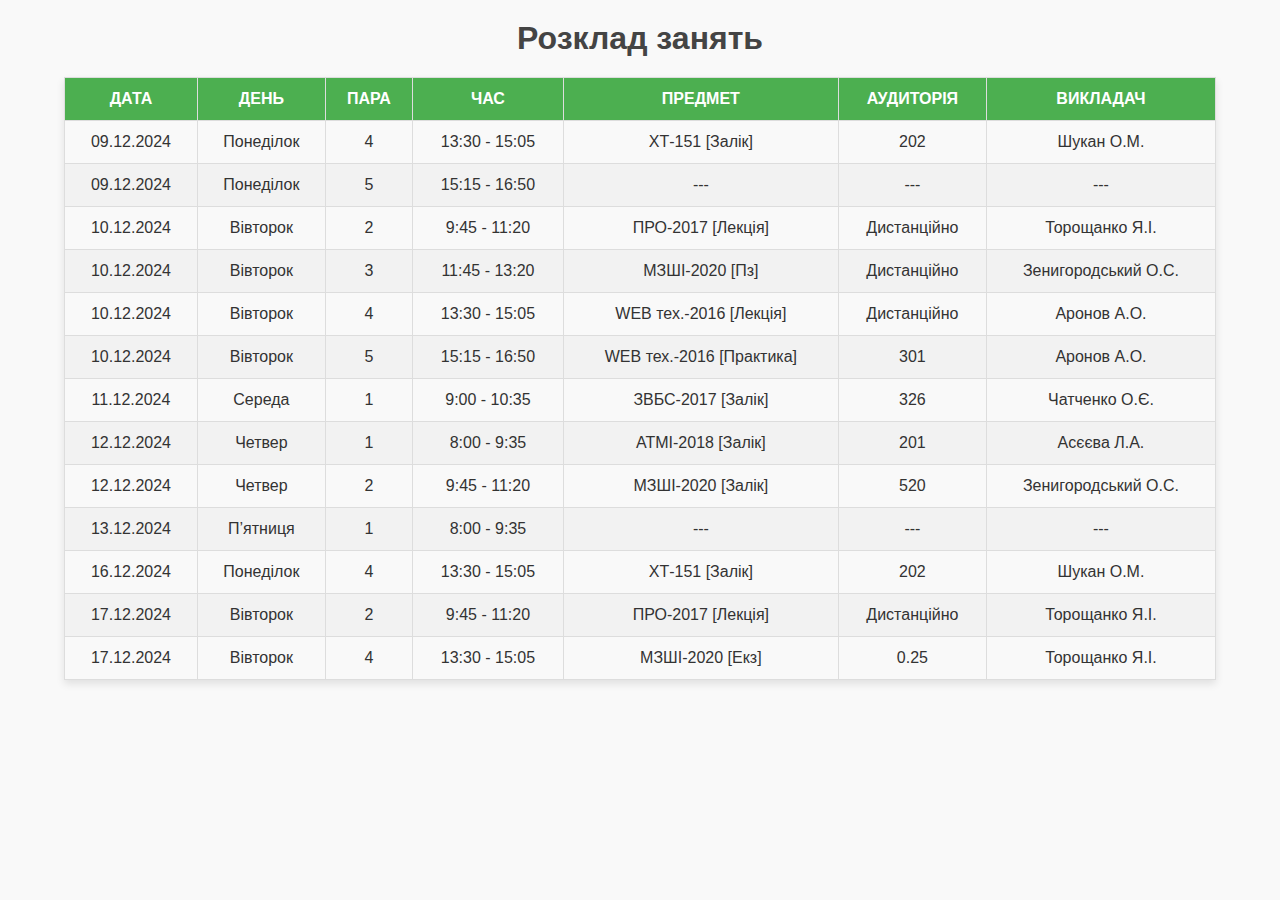
<file: tasks/Pract1/index.html>
<!DOCTYPE html>
<html lang="en">
<head>
    <meta charset="UTF-8">
    <meta name="viewport" content="width=device-width, initial-scale=1.0">
    <title>Розклад занять</title>
    <style>
        body {
            font-family: Arial, sans-serif;
            margin: 0;
            padding: 0;
            background-color: #f9f9f9;
            color: #333;
        }
        h1 {
            text-align: center;
            margin: 20px 0;
            color: #444;
        }
        table {
            width: 90%;
            margin: 0 auto 30px auto;
            border-collapse: collapse;
            box-shadow: 0 4px 8px rgba(0, 0, 0, 0.1);
        }
        th, td {
            border: 1px solid #ddd;
            padding: 12px;
            text-align: center;
        }
        th {
            background-color: #4CAF50;
            color: white;
            text-transform: uppercase;
        }
        tr:nth-child(even) {
            background-color: #f2f2f2;
        }
        tr:hover {
            background-color: #e1f5e1;
        }
        .highlight {
            background-color: #ffccbc;
        }
    </style>
</head>
<body>
    <h1>Розклад занять</h1>
    <table>
        <thead>
            <tr>
                <th>Дата</th>
                <th>День</th>
                <th>Пара</th>
                <th>Час</th>
                <th>Предмет</th>
                <th>Аудиторія</th>
                <th>Викладач</th>
            </tr>
        </thead>
        <tbody>
            <!-- Понеділок -->
            <tr>
                <td>09.12.2024</td>
                <td>Понеділок</td>
                <td>4</td>
                <td>13:30 - 15:05</td>
                <td>ХТ-151 [Залік]</td>
                <td>202</td>
                <td>Шукан О.М.</td>
            </tr>
            <tr>
                <td>09.12.2024</td>
                <td>Понеділок</td>
                <td>5</td>
                <td>15:15 - 16:50</td>
                <td>---</td>
                <td>---</td>
                <td>---</td>
            </tr>
            <!-- Вівторок -->
            <tr>
                <td>10.12.2024</td>
                <td>Вівторок</td>
                <td>2</td>
                <td>9:45 - 11:20</td>
                <td>ПРО-2017 [Лекція]</td>
                <td>Дистанційно</td>
                <td>Торощанко Я.І.</td>
            </tr>
            <tr>
                <td>10.12.2024</td>
                <td>Вівторок</td>
                <td>3</td>
                <td>11:45 - 13:20</td>
                <td>МЗШІ-2020 [Пз]</td>
                <td>Дистанційно</td>
                <td>Зенигородський О.С.</td>
            </tr>
            <tr>
                <td>10.12.2024</td>
                <td>Вівторок</td>
                <td>4</td>
                <td>13:30 - 15:05</td>
                <td>WEB тех.-2016 [Лекція]</td>
                <td>Дистанційно</td>
                <td>Аронов А.О.</td>
            </tr>
            <tr>
                <td>10.12.2024</td>
                <td>Вівторок</td>
                <td>5</td>
                <td>15:15 - 16:50</td>
                <td>WEB тех.-2016 [Практика]</td>
                <td>301</td>
                <td>Аронов А.О.</td>
            </tr>
            <!-- Середа -->
            <tr>
                <td>11.12.2024</td>
                <td>Середа</td>
                <td>1</td>
                <td>9:00 - 10:35</td>
                <td>ЗВБС-2017 [Залік]</td>
                <td>326</td>
                <td>Чатченко О.Є.</td>
            </tr>
            <!-- Четвер -->
            <tr>
                <td>12.12.2024</td>
                <td>Четвер</td>
                <td>1</td>
                <td>8:00 - 9:35</td>
                <td>АТМІ-2018 [Залік]</td>
                <td>201</td>
                <td>Асєєва Л.А.</td>
            </tr>
            <tr>
                <td>12.12.2024</td>
                <td>Четвер</td>
                <td>2</td>
                <td>9:45 - 11:20</td>
                <td>МЗШІ-2020 [Залік]</td>
                <td>520</td>
                <td>Зенигородський О.С.</td>
            </tr>
            <!-- П’ятниця -->
            <tr>
                <td>13.12.2024</td>
                <td>П’ятниця</td>
                <td>1</td>
                <td>8:00 - 9:35</td>
                <td>---</td>
                <td>---</td>
                <td>---</td>
            </tr>
            <!-- Понеділок -->
            <tr>
                <td>16.12.2024</td>
                <td>Понеділок</td>
                <td>4</td>
                <td>13:30 - 15:05</td>
                <td>ХТ-151 [Залік]</td>
                <td>202</td>
                <td>Шукан О.М.</td>
            </tr>
            <!-- Вівторок -->
            <tr>
                <td>17.12.2024</td>
                <td>Вівторок</td>
                <td>2</td>
                <td>9:45 - 11:20</td>
                <td>ПРО-2017 [Лекція]</td>
                <td>Дистанційно</td>
                <td>Торощанко Я.І.</td>
            </tr>
            <tr>
                <td>17.12.2024</td>
                <td>Вівторок</td>
                <td>4</td>
                <td>13:30 - 15:05</td>
                <td>МЗШІ-2020 [Екз]</td>
                <td>0.25</td>
                <td>Торощанко Я.І.</td>
            </tr>
        </tbody>
    </table>
</body>
</html>
</file>
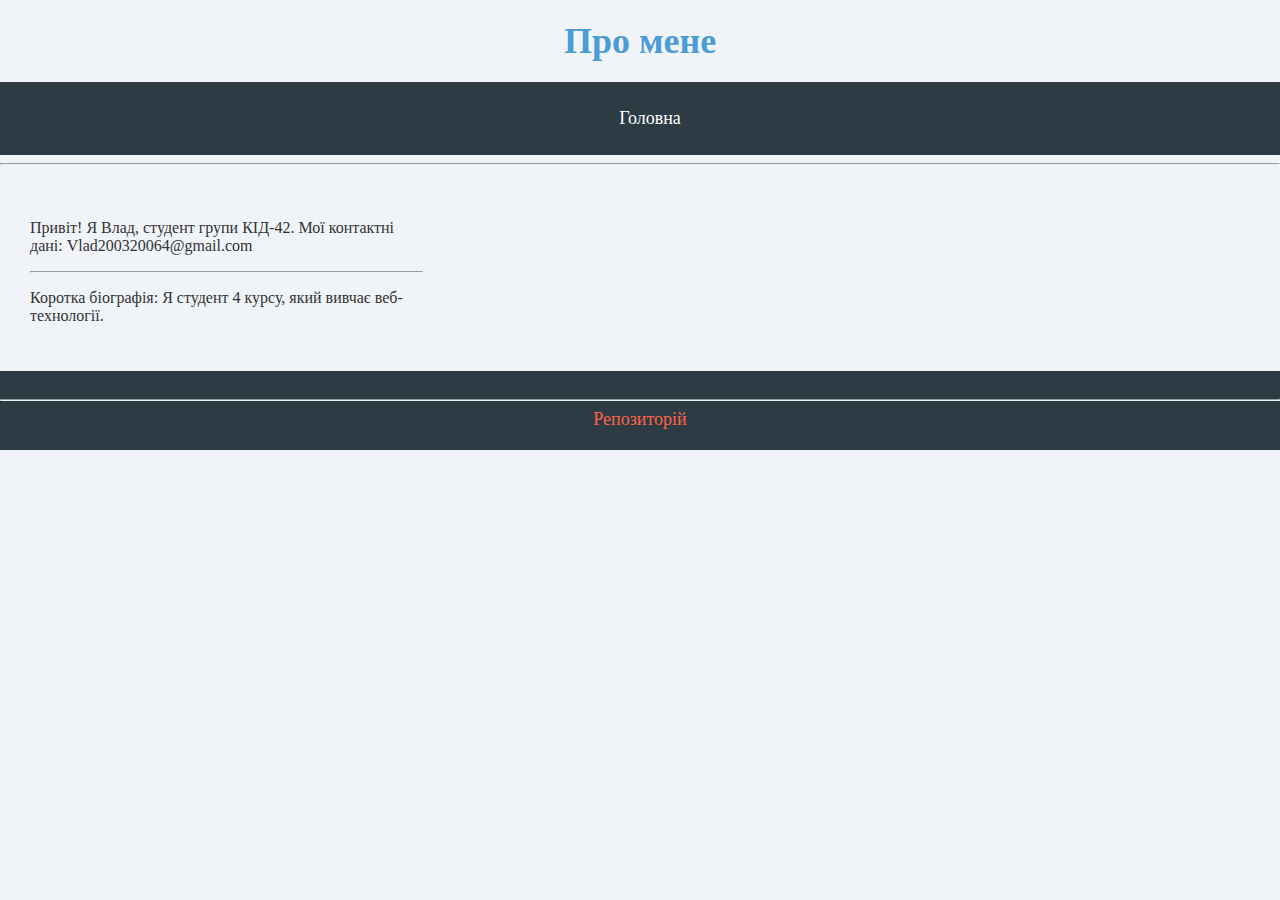
<file: about.html>
<!DOCTYPE html>
<html lang="uk">
<head>
    <meta charset="UTF-8">
    <meta name="viewport" content="width=device-width, initial-scale=1.0">
    <title>Про мене</title>
    <link rel="stylesheet" href="./style.css"> <!-- Підключення загального стилю -->
</head>
<body>
    <header>
        <h2>Про мене</h2>
        <nav class="navbar">
            <ul class="nav-links">
                <li><a href="./index.html">Головна</a></li>
            </ul>
        </nav>
        <hr>
    </header>

    <main class="grid-container">
        <section class="about-section">
            <div class="me">
            </div>  
            <p>Привіт! Я Влад, студент групи КІД-42. Мої контактні дані: Vlad200320064@gmail.com</p>
            <hr>
            <p>Коротка біографія: Я студент 4 курсу, який вивчає веб-технології.</p>
        </section>
    </main>

    <footer class="footer">
        <hr>
        <div class="link">
            <li><a href="https://github.com/Onex1212/Mywebsite">Репозиторій</a></li>
        </div>
    </footer>
</body>
</html>
</file>
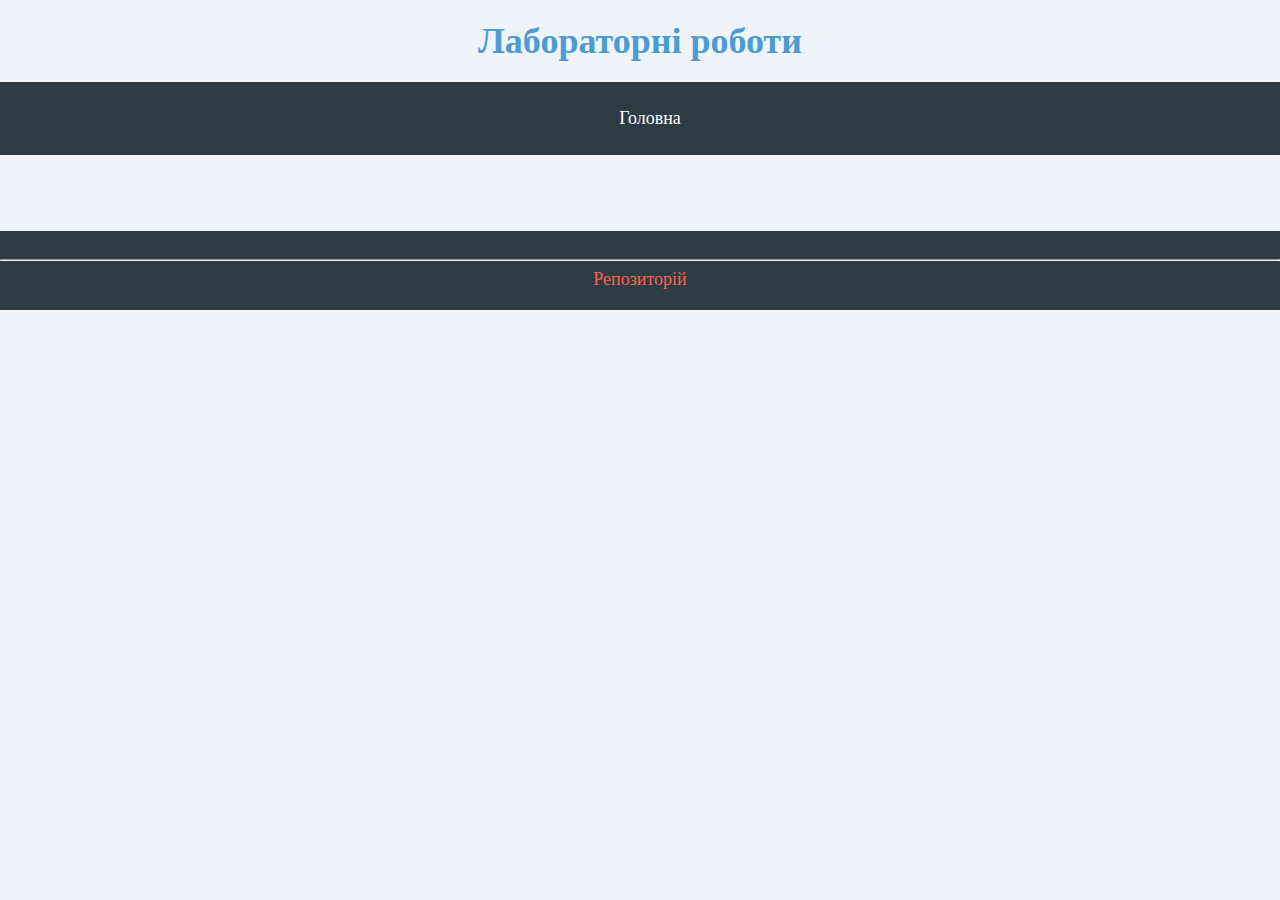
<file: lab.html>
<!DOCTYPE html>
<html lang="uk">
<head>
    <meta charset="UTF-8">
    <meta name="viewport" content="width=device-width, initial-scale=1.0">
    <title>Лабораторні роботи Влада</title>
    <link rel="stylesheet" href="./style.css"> <!-- Підключення загального стилю -->
</head>
<body>
    <header>
        <h2>Лабораторні роботи</h2>
        <nav class="navbar">
            <ul class="nav-links">
                <li><a href="./index.html">Головна</a></li>
            </ul>
        </nav>
    </header>
    <main class="grid-container">
        <section class="lab-section">  
            <ul class="links">
        </section>
    </main>
    <footer class="footer">
        <hr>
        <div class="link">
            <li><a href="https://github.com/Onex1212/Mywebsite">Репозиторій</a></li>
        </div>
    </footer>
</body>
</html>
</file>
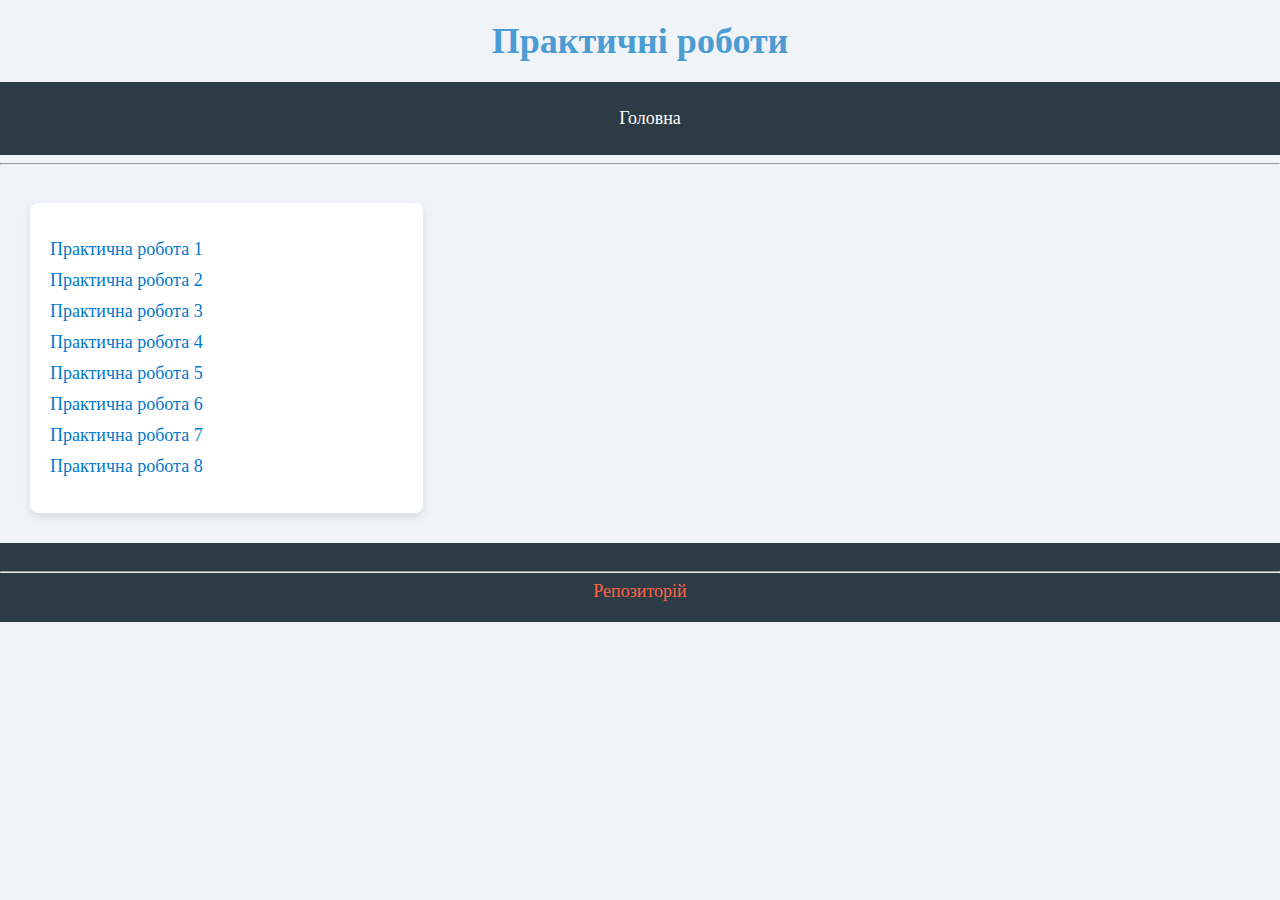
<file: practical.html>
<!DOCTYPE html>
<html lang="uk">
<head>
    <meta charset="UTF-8">
    <meta name="viewport" content="width=device-width, initial-scale=1.0">
    <link rel="stylesheet" href="./style.css"> <!-- Підключення загального стилю -->
    <title>Практичні роботи</title>
</head>
<body>
    <header>
        <h2>Практичні роботи</h2>
        <nav class="navbar">
            <ul class="nav-links">
                <li><a href="./index.html">Головна</a></li>
            </ul>
        </nav>
        <hr>
    </header>

    <main class="grid-container">
        <section class="prac-section">  
            <ul class="links">
                <li><a href="tasks/Pract1/index.html" target="_blank">Практична робота 1</a></li>
                <li><a href="tasks/Pract2/index2.html" target="_blank">Практична робота 2</a></li>
                <li><a href="tasks/Pract3/index3.html" target="_blank">Практична робота 3</a></li>
                <li><a href="tasks/Pract4/index4.html" target="_blank">Практична робота 4</a></li>
                <li><a href="tasks/Pract5/index5.html" target="_blank">Практична робота 5</a></li>
                <li><a href="tasks/Pract6/index6.html" target="_blank">Практична робота 6</a></li>
                <li><a href="tasks/Pract7/index7.html" target="_blank">Практична робота 7</a></li>
                <li><a href="tasks/Pract8/index8.html" target="_blank">Практична робота 8</a></li>
            </ul>
        </section>
    </main>

    <footer class="footer">
        <hr>
        <div class="link">
            <li><a href="https://github.com/Onex1212/Mywebsite">Репозиторій</a></li>
        </div>
    </footer>
</body>
</html>
</file>
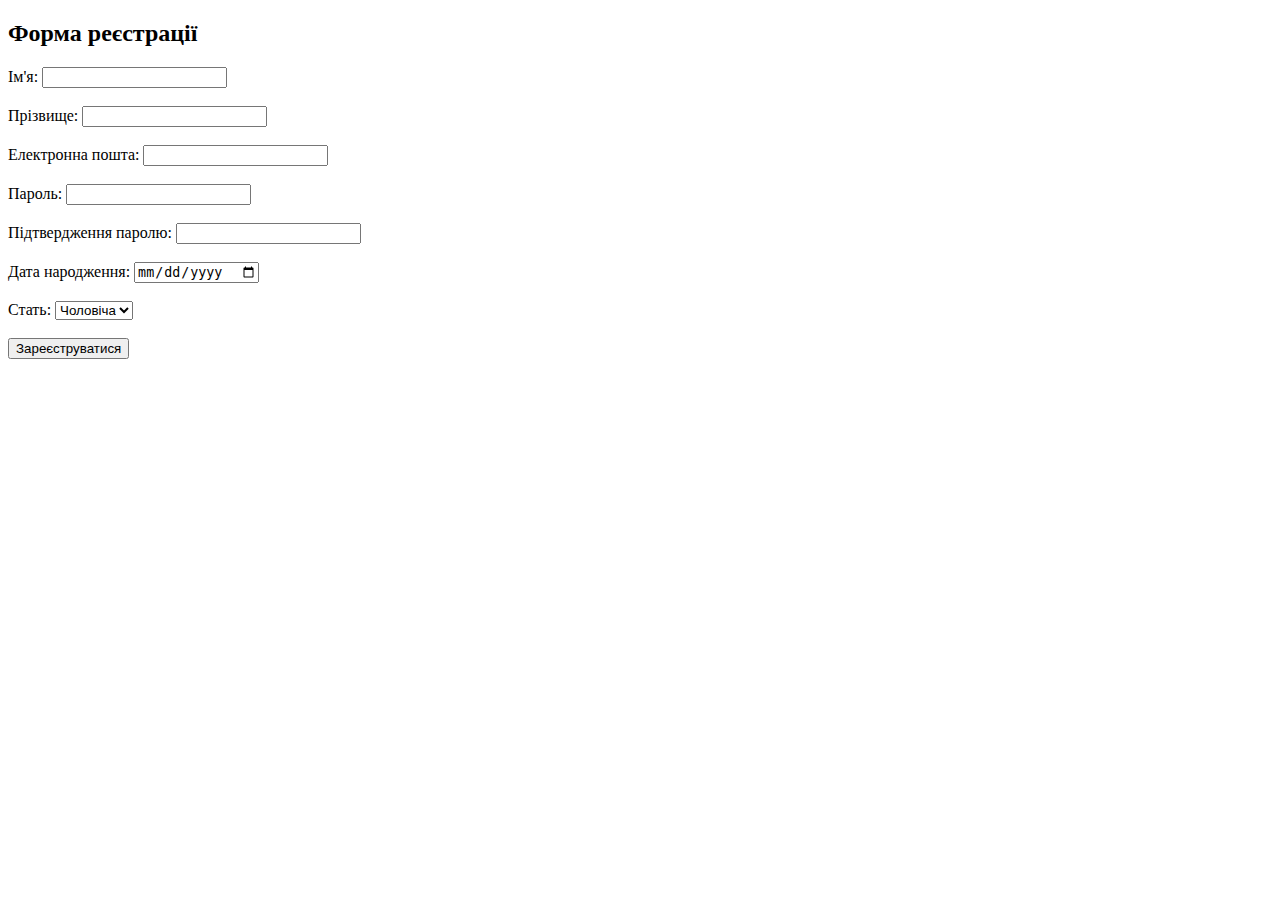
<file: tasks/Pract2/index2.html>
<!DOCTYPE html>
<html lang="uk">
<head>
    <meta charset="UTF-8">
    <meta name="viewport" content="width=device-width, initial-scale=1.0">
    <title>Лабораторна робота</title>
</head>
<body>
    <h2>Форма реєстрації</h2>
    
    <form action="https://webhook.site/" method="POST">
        
        <!-- Ім'я користувача -->
        <label for="first_name">Ім'я:</label>
        <input type="text" id="first_name" name="first_name" required><br><br>
        
        <!-- Прізвище користувача -->
        <label for="last_name">Прізвище:</label>
        <input type="text" id="last_name" name="last_name" required><br><br>
        
        <!-- Адреса електронної пошти -->
        <label for="email">Електронна пошта:</label>
        <input type="email" id="email" name="email" required><br><br>
        
        <!-- Пароль -->
        <label for="password">Пароль:</label>
        <input type="password" id="password" name="password" required><br><br>
        
        <!-- Підтвердження паролю -->
        <label for="confirm_password">Підтвердження паролю:</label>
        <input type="password" id="confirm_password" name="confirm_password" required><br><br>
        
        <!-- Дата народження -->
        <label for="birthdate">Дата народження:</label>
        <input type="date" id="birthdate" name="birthdate"><br><br>
        
        <!-- Стать -->
        <label for="gender">Стать:</label>
        <select id="gender" name="gender">
            <option value="male">Чоловіча</option>
            <option value="female">Жіноча</option>
            <option value="other">Інше</option>
        </select><br><br>

        <!-- Кнопка відправлення форми -->
        <input type="submit" value="Зареєструватися">
        
    </form>

</body>
</html>
</file>
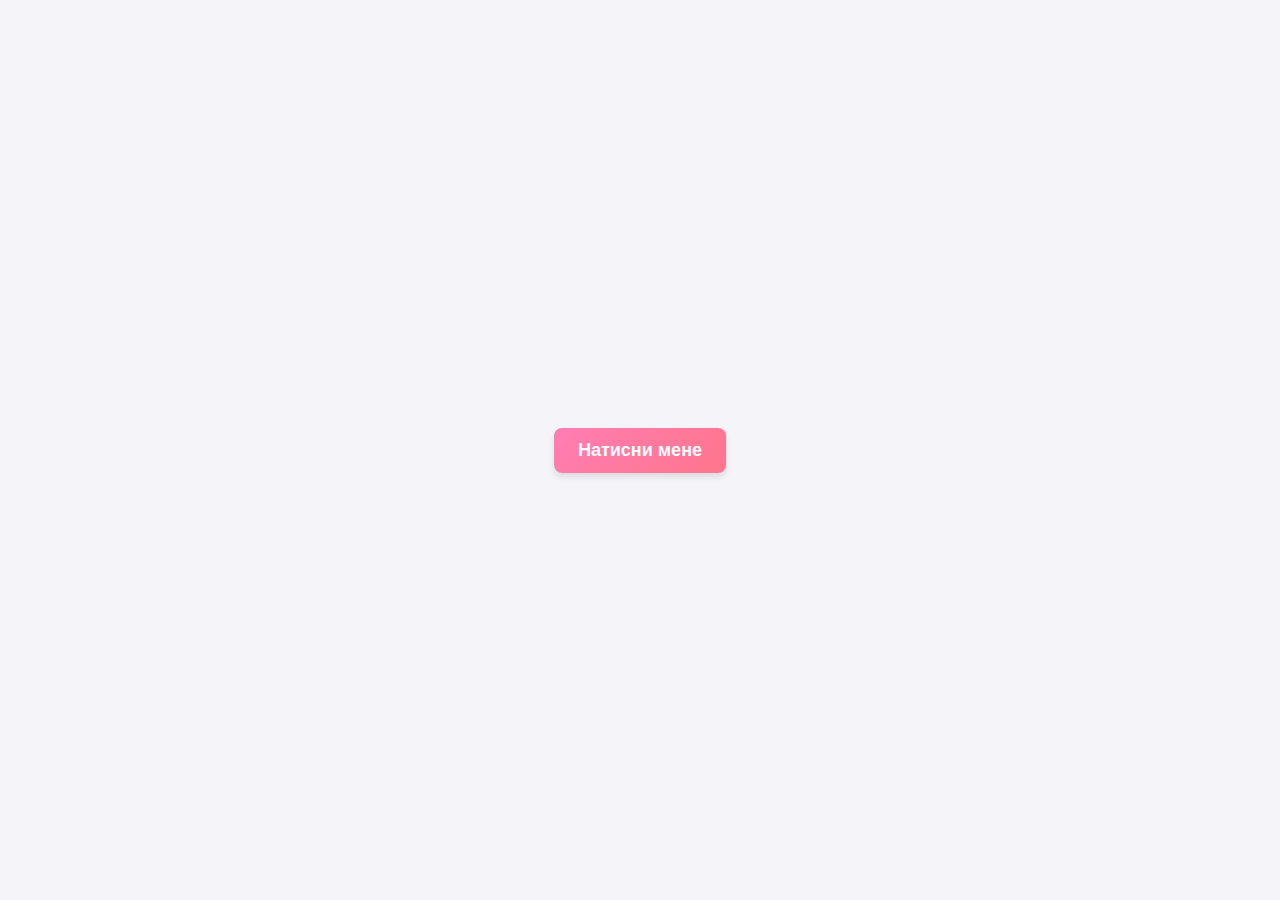
<file: tasks/Pract3/index3.html>
<!DOCTYPE html>
<html lang="uk">
<head>
    <meta charset="UTF-8">
    <meta name="viewport" content="width=device-width, initial-scale=1.0">
    <title>Кнопка з ефектами</title>
    <style>
        /* Загальні стилі для сторінки */
        body {
            font-family: Arial, sans-serif;
            display: flex;
            justify-content: center;
            align-items: center;
            height: 100vh;
            margin: 0;
            background-color: #f4f4f9;
        }

        /* Стиль кнопки */
        .custom-button {
            background: linear-gradient(135deg, #ff7eb3, #ff758c);
            color: white;
            font-size: 18px;
            font-weight: bold;
            padding: 12px 24px;
            border: none;
            border-radius: 8px;
            cursor: pointer;
            text-decoration: none;
            box-shadow: 0 4px 6px rgba(0, 0, 0, 0.1);
            transition: all 0.3s ease;
        }

        /* Ефекти при наведенні */
        .custom-button:hover {
            background: linear-gradient(135deg, #ff758c, #ff7eb3);
            box-shadow: 0 6px 10px rgba(0, 0, 0, 0.15);
            transform: scale(1.05);
        }

        /* Ефекти при натисканні */
        .custom-button:active {
            transform: scale(0.95);
            box-shadow: 0 2px 4px rgba(0, 0, 0, 0.2);
        }
    </style>
</head>
<body>
    <!-- Кнопка -->
    <a href="#" class="custom-button">Натисни мене</a>
</body>
</html>
</file>
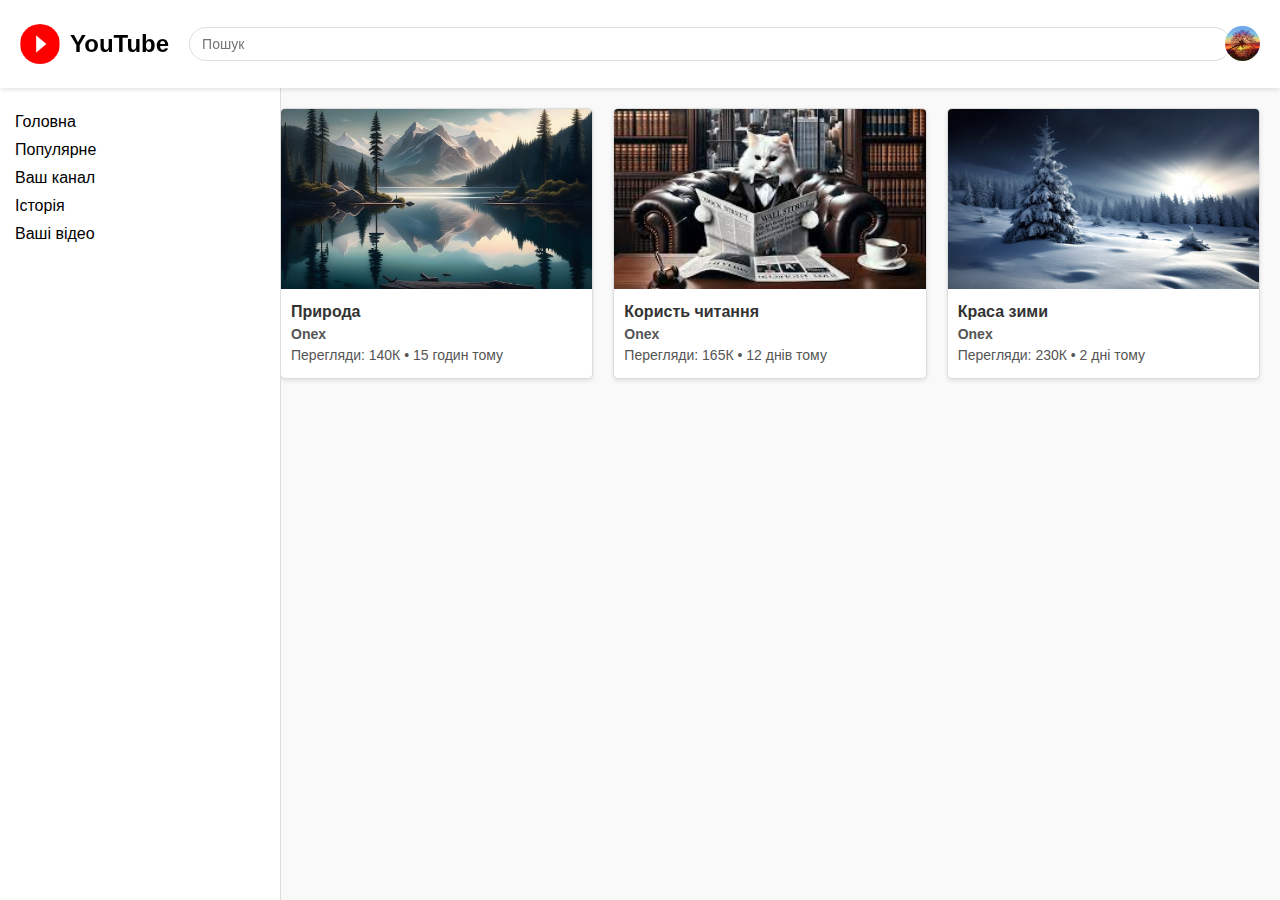
<file: tasks/Pract4/index4.html>
<!DOCTYPE html>
<html lang="uk">
<head>
    <meta charset="UTF-8">
    <meta name="viewport" content="width=device-width, initial-scale=1.0">
    <title>Моя YouTube сторінка</title>
    <style>
        /* Основний стиль */
        body {
            font-family: Arial, sans-serif;
            margin: 0;
            padding: 0;
            background-color: #f9f9f9;
        }

        /* Верхнє меню */
        .header {
            display: flex;
            justify-content: space-between;
            align-items: center;
            background-color: #fff;
            padding: 10px 20px;
            box-shadow: 0 2px 4px rgba(0, 0, 0, 0.1);
            position: sticky;
            top: 0;
            z-index: 10;
        }
        .header .logo {
            display: flex;
            align-items: center;
            gap: 10px;
        }
        .header .logo img {
            width: 40px;
            height: 40px;
        }
        .header .search-bar {
            flex: 1;
            margin: 0 20px;
        }
        .header input[type="text"] {
            width: 100%;
            padding: 8px 12px;
            border: 1px solid #ddd;
            border-radius: 20px;
            font-size: 14px;
        }
        .header .profile {
            display: flex;
            align-items: center;
            gap: 10px;
        }
        .header img {
            width: 35px;
            height: 35px;
            border-radius: 50%;
            cursor: pointer;
        }

        /* Сайдбар */
        .sidebar {
            width: 250px;
            background-color: #fff;
            position: fixed;
            height: 100%;
            border-right: 1px solid #ddd;
            padding: 15px;
        }
        .sidebar p {
            margin: 10px 0;
            cursor: pointer;
        }
        .sidebar p:hover {
            color: #ff0000;
        }

        /* Контент */
        .content {
            margin-left: 260px;
            padding: 20px;
        }

        /* Сітка відео */
        .video-grid {
            display: grid;
            grid-template-columns: repeat(auto-fill, minmax(300px, 1fr));
            gap: 20px;
        }

        /* Оформлення відео */
        .video {
            background: #fff;
            border: 1px solid #ddd;
            border-radius: 5px;
            overflow: hidden;
            box-shadow: 0 2px 4px rgba(0, 0, 0, 0.1);
        }
        .video img {
            width: 100%;
            height: 180px;
            object-fit: cover;
        }
        .video-info {
            padding: 10px;
        }
        .video-info h3 {
            margin: 0;
            font-size: 16px;
            color: #333;
        }
        .video-info p {
            margin: 5px 0;
            font-size: 14px;
            color: #555;
        }
        .video-info .author {
            font-weight: bold;
        }
    </style>
</head>
<body>
    <!-- Верхнє меню -->
    <div class="header">
        <div class="logo">
              <img src="images/youtube-logo.png" alt="YouTube"> 
            <h2>YouTube</h2>
        </div>
        <div class="search-bar">
            <input type="text" placeholder="Пошук">
        </div>
        <div class="profile">
            <img src="images/profile.jpg" alt="Фото профілю">
        </div>
    </div>

    <!-- Сайдбар -->
    <div class="sidebar">
        <p>Головна</p>
        <p>Популярне</p>
        <p>Ваш канал</p>
        <p>Історія</p>
        <p>Ваші відео</p>
    </div>

    <!-- Контент -->
    <div class="content">
        <div class="video-grid">
            <!-- Відео 1 -->
            <div class="video">
                <img src="images/video1.jpg" alt="Відео 1">
                <div class="video-info">
                    <h3>Природа</h3>
                    <p class="author">Onex</p>
                    <p>Перегляди: 140К • 15 годин тому</p>
                </div>
            </div>

            <!-- Відео 2 -->
            <div class="video">
                <img src="images/video2.jpg" alt="Відео 2">
                <div class="video-info">
                    <h3>Користь читання</h3>
                    <p class="author">Onex</p>
                    <p>Перегляди: 165К • 12 днів тому</p>
                </div>
            </div>

            <!-- Відео 3 -->
            <div class="video">
                <img src="images/video3.jpg" alt="Відео 3">
                <div class="video-info">
                    <h3>Краса зими</h3>
                    <p class="author">Onex</p>
                    <p>Перегляди: 230К • 2 дні тому</p>
                </div>
            </div>
        </div>
    </div>
</body>
</html>
</file>
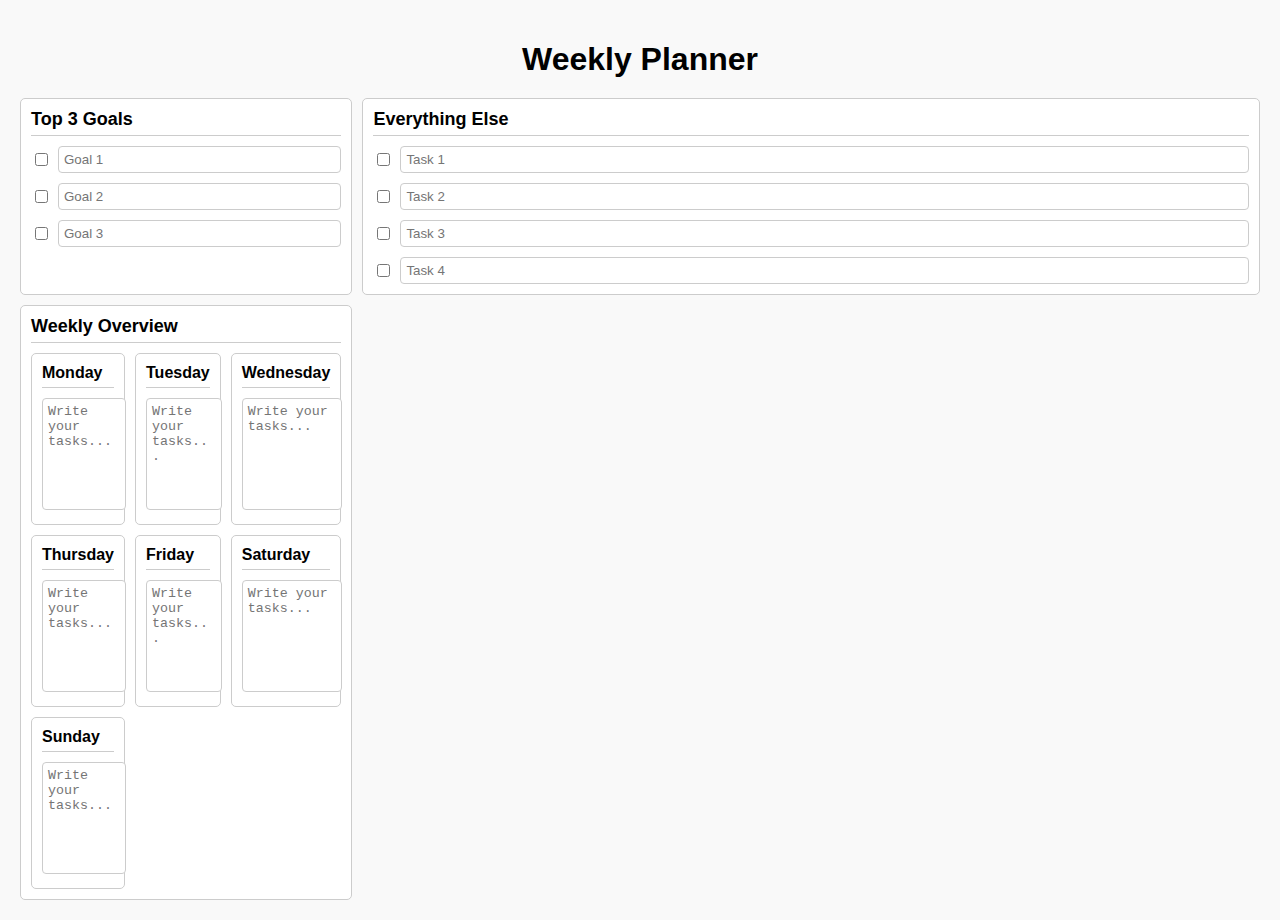
<file: tasks/Pract5/index5.html>
<!DOCTYPE html>
<html lang="uk">
<head>
    <meta charset="UTF-8">
    <meta name="viewport" content="width=device-width, initial-scale=1.0">
    <title>Weekly Planner</title>
    <style>
        /* Основні стилі для сторінки */
        body {
            font-family: 'Arial', sans-serif;
            margin: 0;
            padding: 20px;
            background-color: #f9f9f9;
        }

        h1 {
            text-align: center;
            margin-bottom: 20px;
        }

        .planner {
            display: grid;
            grid-template-columns: 1fr 3fr;
            grid-template-rows: auto auto;
            gap: 10px;
        }

        .section {
            border: 1px solid #ccc;
            padding: 10px;
            background: #fff;
            border-radius: 5px;
        }

        .section h2 {
            font-size: 18px;
            margin: 0 0 10px;
            border-bottom: 1px solid #ccc;
            padding-bottom: 5px;
        }

        /* Списки з чекбоксами */
        .checklist {
            display: grid;
            gap: 10px;
        }

        .checklist input[type="text"] {
            width: calc(100% - 25px);
            padding: 5px;
            border: 1px solid #ccc;
            border-radius: 4px;
        }

        .checklist label {
            display: flex;
            align-items: center;
        }

        .checklist input[type="checkbox"] {
            margin-right: 10px;
        }

        /* Розклад днів тижня */
        .days {
            display: grid;
            grid-template-columns: repeat(3, 1fr);
            gap: 10px;
        }

        .day {
            border: 1px solid #ccc;
            padding: 10px;
            background: #fff;
            border-radius: 5px;
        }

        .day h3 {
            margin: 0 0 10px;
            font-size: 16px;
            border-bottom: 1px solid #ccc;
            padding-bottom: 5px;
        }

        .day textarea {
            width: 100%;
            height: 100px;
            resize: none;
            border: 1px solid #ccc;
            border-radius: 4px;
            padding: 5px;
        }

        /* Адаптація під мобільні пристрої */
        @media (max-width: 768px) {
            .planner {
                grid-template-columns: 1fr;
            }

            .days {
                grid-template-columns: 1fr;
            }
        }
    </style>
</head>
<body>
    <h1>Weekly Planner</h1>
    <div class="planner">
        <!-- Ліва колонка -->
        <div class="section">
            <h2>Top 3 Goals</h2>
            <div class="checklist">
                <label><input type="checkbox"> <input type="text" placeholder="Goal 1"></label>
                <label><input type="checkbox"> <input type="text" placeholder="Goal 2"></label>
                <label><input type="checkbox"> <input type="text" placeholder="Goal 3"></label>
            </div>
        </div>

        <div class="section">
            <h2>Everything Else</h2>
            <div class="checklist">
                <label><input type="checkbox"> <input type="text" placeholder="Task 1"></label>
                <label><input type="checkbox"> <input type="text" placeholder="Task 2"></label>
                <label><input type="checkbox"> <input type="text" placeholder="Task 3"></label>
                <label><input type="checkbox"> <input type="text" placeholder="Task 4"></label>
            </div>
        </div>

        <!-- Права колонка -->
        <div class="section">
            <h2>Weekly Overview</h2>
            <div class="days">
                <div class="day">
                    <h3>Monday</h3>
                    <textarea placeholder="Write your tasks..."></textarea>
                </div>
                <div class="day">
                    <h3>Tuesday</h3>
                    <textarea placeholder="Write your tasks..."></textarea>
                </div>
                <div class="day">
                    <h3>Wednesday</h3>
                    <textarea placeholder="Write your tasks..."></textarea>
                </div>
                <div class="day">
                    <h3>Thursday</h3>
                    <textarea placeholder="Write your tasks..."></textarea>
                </div>
                <div class="day">
                    <h3>Friday</h3>
                    <textarea placeholder="Write your tasks..."></textarea>
                </div>
                <div class="day">
                    <h3>Saturday</h3>
                    <textarea placeholder="Write your tasks..."></textarea>
                </div>
                <div class="day">
                    <h3>Sunday</h3>
                    <textarea placeholder="Write your tasks..."></textarea>
                </div>
            </div>
        </div>
    </div>
</body>
</html>
</file>
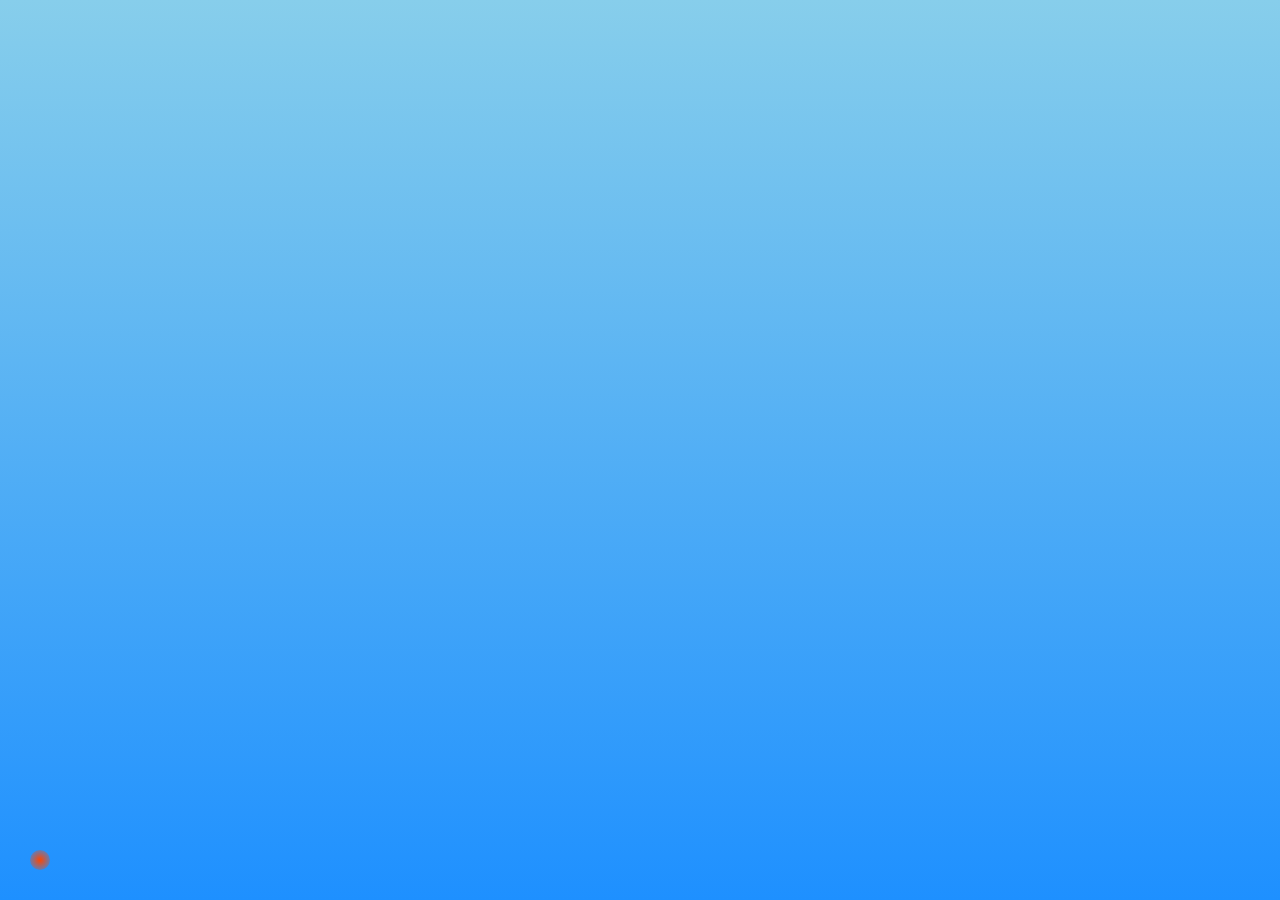
<file: tasks/Pract6/index6.html>
<!DOCTYPE html>
<html lang="uk">
<head>
    <meta charset="UTF-8">
    <meta name="viewport" content="width=device-width, initial-scale=1.0">
    <title>Charizard Animation</title>
    <style>
        /* Основні стилі для сторінки */
        body {
            margin: 0;
            overflow: hidden;
            background: linear-gradient(to bottom, #87CEEB, #1E90FF); /* Градієнт неба */
            height: 100vh;
            display: flex;
            justify-content: center; /* Центрування по горизонталі */
            align-items: center; /* Центрування по вертикалі */
        }

        /* Стилі для Чарізарда */
        .charizard {
            width: 120px; /* Менший розмір */
            height: 120px;
            background: url('https://img.pokemondb.net/sprites/black-white/anim/normal/charizard.gif') no-repeat;
            background-size: contain;
            animation: flyCharizard 5s ease-in-out infinite;
        }

        /* Анімація Чарізарда */
        @keyframes flyCharizard {
            0% {
                transform: translate(10%, 20%) scale(1);
            }
            25% {
                transform: translate(30%, 10%) scale(1.1);
            }
            50% {
                transform: translate(50%, 20%) scale(1);
            }
            75% {
                transform: translate(70%, 10%) scale(1.1);
            }
            100% {
                transform: translate(90%, 20%) scale(1);
            }
        }

        /* Додаткові ефекти (полум'я, якщо потрібно) */
        .flame {
            position: absolute;
            bottom: 30px;
            left: 30px;
            width: 20px;
            height: 20px;
            background: radial-gradient(circle, #FF4500, transparent);
            border-radius: 50%;
            animation: flameEffect 0.5s linear infinite;
        }

        /* Анімація полум'я */
        @keyframes flameEffect {
            0% {
                transform: scale(1);
                opacity: 1;
            }
            50% {
                transform: scale(1.5);
                opacity: 0.6;
            }
            100% {
                transform: scale(1);
                opacity: 1;
            }
        }

    </style>
</head>
<body>
    <!-- Чарізард -->
    <div class="charizard">
        <!-- Полум'я під ним (якщо потрібно) -->
        <div class="flame"></div>
    </div>
</body>
</html>
</file>
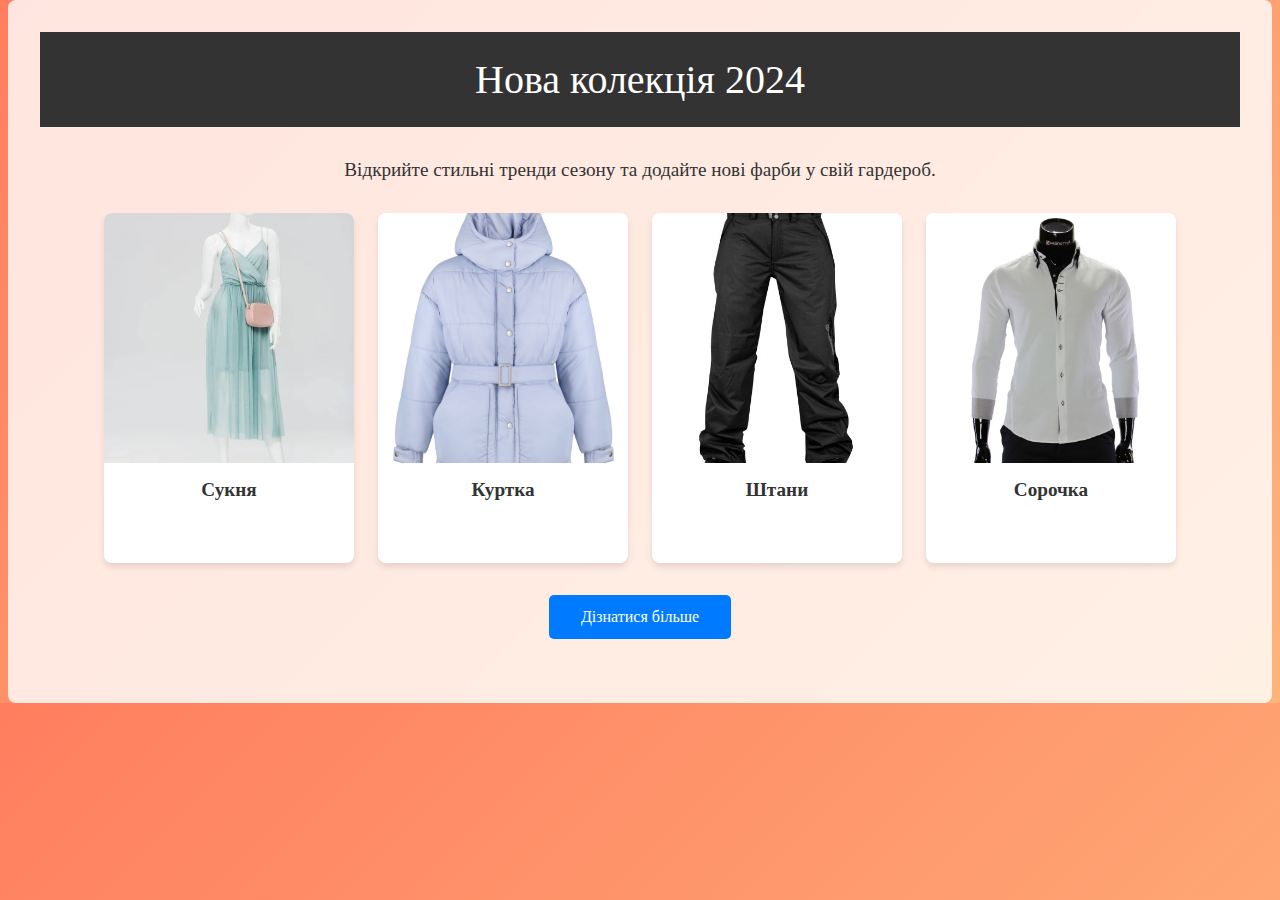
<file: tasks/Pract7/index7.html>
<!DOCTYPE html>
<html lang="uk">
<head>
  <meta charset="UTF-8">
  <meta name="viewport" content="width=device-width, initial-scale=1.0">
  <title>Нова колекція одягу</title>
  <link rel="stylesheet" href="styles.css"> <!-- Підключаємо зовнішній CSS файл -->
</head>
<body>
  <div class="page">
    <header class="header">
      Нова колекція 2024
    </header>
    <section class="intro">
      Відкрийте стильні тренди сезону та додайте нові фарби у свій гардероб.
    </section>
    <section class="collection">
  <div class="collection__item">
    <img src="images/suknia.jpg" alt="Сукня">
    <div class="collection__item-title">Сукня</div>
  </div>
  <div class="collection__item">
    <img src="images/kurtka.jpg" alt="Куртка">
    <div class="collection__item-title">Куртка</div>
  </div>
  <div class="collection__item">
    <img src="images/shtani.jpg" alt="Штани">
    <div class="collection__item-title">Штани</div>
  </div>
  <div class="collection__item">
    <img src="images/sorochka.jpg" alt="Сорочка">
    <div class="collection__item-title">Сорочка</div>
  </div>
</section>
    <div class="button">
      <a href="#details" class="button__cta button__cta--hover">Дізнатися більше</a>
    </div>
  </div>
</body>
</html>
</file>
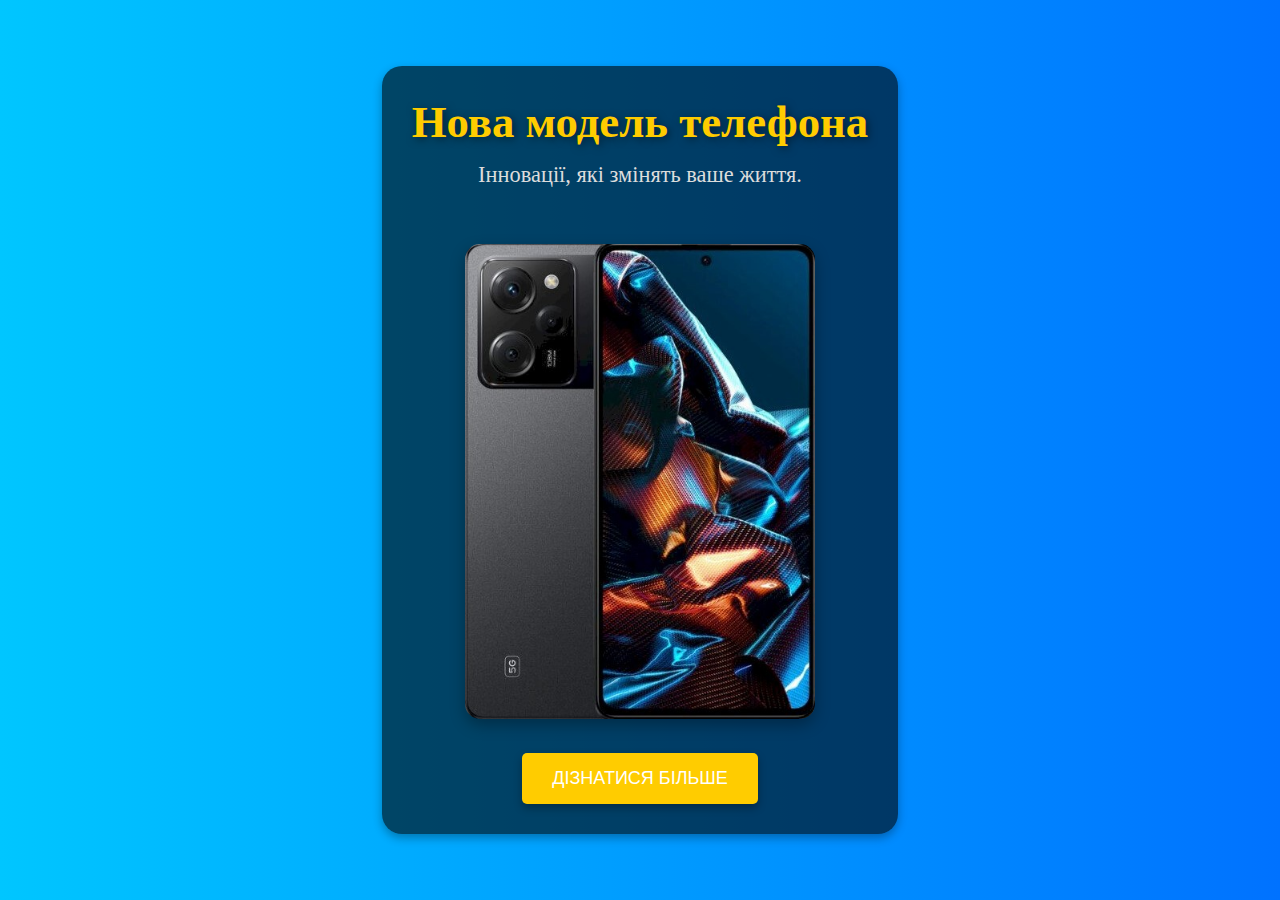
<file: tasks/Pract8/index8.html>
<!DOCTYPE html>
<html lang="uk">
<head>
    <meta charset="UTF-8">
    <meta name="viewport" content="width=device-width, initial-scale=1.0">
    <title>Лендінг Техніки</title>
    <link rel="stylesheet" href="styles.css"> <!-- Підключення CSS -->
</head>
<body>
    <div class="container">
        <header>
            <h1>Нова модель телефона</h1>
            <p>Інновації, які змінять ваше життя.</p>
        </header>
        <div class="phone-container">
            <img src="images/smartphone.jpg" alt="Нова модель телефона">
        </div>
        <button>Дізнатися більше</button>
    </div>
</body>
</html>
</file>
<file: style.css>
/* Загальний стиль для всіх сторінок */
body {
    font-family: 'Times New Roman', serif; /* Шрифт Times New Roman */
    margin: 0;
    padding: 0;
    background-color: #f0f4f8; /* Світло-сірий фон */
    color: #333; /* Темно-сірий колір тексту для кращої читабельності */
}

/* Заголовки */
h1, h2 {
    text-align: center;
    color: #4b9cd3; /* Світло-синій колір заголовків */
    font-size: 36px;
    font-weight: 600;
    margin: 20px 0;
}

/* Меню навігації */
.navbar {
    background-color: #2d3b45; /* Темно-сірий фон для навігації */
    padding: 10px;
    width: 100%;
}

.nav-links {
    display: flex;
    justify-content: center;
    list-style: none;
    padding: 0;
}

.nav-links li {
    margin: 0 20px;
}

.nav-links a {
    color: #fff; /* Білий колір тексту */
    text-decoration: none;
    font-size: 18px;
}

.nav-links a:hover {
    text-decoration: underline;
    color: #ff6347; /* Оранжевий колір при наведенні */
}

/* Основний контейнер */
.grid-container {
    display: grid;
    grid-template-columns: repeat(auto-fill, minmax(300px, 1fr));
    gap: 20px;
    padding: 30px;
    justify-content: center;
}

/* Секція з посиланнями */
.prac-section {
    background-color: #fff;
    padding: 20px;
    border-radius: 8px;
    box-shadow: 0 4px 8px rgba(0, 0, 0, 0.1);
}

.links {
    list-style: none;
    padding: 0;
}

.links li {
    margin: 10px 0;
}

.links a {
    color: #0077cc; /* Блакитний колір посилань */
    text-decoration: none;
    font-size: 18px;
}

.links a:hover {
    text-decoration: underline;
    color: #ff6347; /* Оранжевий колір при наведенні */
}

/* Футер */
.footer {
    background-color: #2d3b45;
    color: #fff;
    text-align: center;
    padding: 20px 0;
}

.footer h4 {
    margin: 10px 0;
}

.link {
    list-style: none;
    padding: 0;
}

.link a {
    color: #ff6347;
    text-decoration: none;
    font-size: 18px;
}

.link a:hover {
    text-decoration: underline;
}
</file>
<file: tasks/Pract7/styles.css>
/* Основні стилі */
body {
  margin: 0;
  font-family: "Times New Roman", Times, serif;
  background: linear-gradient(135deg, #ff7e5f, #feb47b); /* Плавний градієнт */
  color: #333;
  text-align: center;
}

.page {
  max-width: 1200px;
  margin: 0 auto;
  padding: 2rem;
  background-color: rgba(255, 255, 255, 0.8); /* Напівпрозорий фон для контенту */
  border-radius: 8px;
}

/* Блок header */
.header {
  background-color: #333;
  color: #fff;
  padding: 1.5rem;
  font-size: 2.5rem;
}

/* Блок intro */
.intro {
  margin: 2rem 0;
  font-size: 1.2rem;
}

/* Блок collection */
.collection {
  display: flex;
  justify-content: center;
  gap: 1.5rem;
  flex-wrap: wrap;
}

.collection__item {
  background-color: #fff;
  border-radius: 8px;
  box-shadow: 0 4px 6px rgba(0, 0, 0, 0.1);
  overflow: hidden;
  width: 250px;
  display: flex;
  flex-direction: column;
  justify-content: flex-start;
  align-items: center;
  height: 350px; /* Висота контейнера */
}

.collection__item img {
  width: 100%;
  height: 250px; /* Збільшена висота зображення */
  object-fit: cover;
}

.collection__item-title {
  font-size: 1.2rem;
  font-weight: bold;
  padding: 1rem 0.5rem;
  text-align: center;
  background-color: #fff;
  color: #333;
  width: 100%; /* Повна ширина для тексту */
  box-sizing: border-box;
}

/* Блок button */
.button {
  margin: 2rem 0;
}

.button__cta {
  padding: 0.8rem 2rem;
  font-size: 1rem;
  color: white;
  background-color: #007bff;
  border: none;
  border-radius: 5px;
  cursor: pointer;
  text-decoration: none;
  display: inline-block;
}

.button__cta--hover:hover {
  background-color: #0056b3;
}
</file>
<file: tasks/Pract8/styles.css>
@charset "UTF-8";
body {
  margin: 0;
  padding: 0;
  font-family: "Times New Roman", serif;
  background: linear-gradient(to right, #00c6ff, #0072ff); /* Градієнтний фон */
  display: flex;
  justify-content: center;
  align-items: center;
  height: 100vh;
  color: #fff;
  text-align: center;
  overflow: hidden;
}

.container {
  display: flex;
  flex-direction: column;
  align-items: center;
  justify-content: center;
  gap: 30px;
  background: rgba(0, 0, 0, 0.6); /* Напівпрозорий фон контейнера */
  padding: 30px;
  border-radius: 20px;
  box-shadow: 0 4px 10px rgba(0, 0, 0, 0.3);
}

h1 {
  font-size: 2.8rem;
  color: #ffcc00; /* Золотий колір */
  margin: 0;
  font-weight: bold;
  text-shadow: 2px 2px 8px rgba(0, 0, 0, 0.5);
}

p {
  font-size: 1.4rem;
  margin-top: 10px;
  line-height: 1.5;
  color: #dcdcdc;
}

.phone-container {
  max-width: 350px;
  width: 100%;
}

img {
  width: 100%;
  height: auto;
  border-radius: 15px;
  box-shadow: 0 6px 15px rgba(0, 0, 0, 0.3);
  transition: transform 0.3s ease;
}

img:hover {
  transform: scale(1.05);
}

button {
  background-color: #ffcc00;
  border: none;
  color: #fff;
  padding: 15px 30px;
  font-size: 18px;
  cursor: pointer;
  border-radius: 5px;
  transition: all 0.3s ease-in-out;
  text-transform: uppercase;
  box-shadow: 0 4px 8px rgba(0, 0, 0, 0.3);
}

button:hover {
  background-color: rgb(204, 163.2, 0);
  transform: scale(1.1);
  box-shadow: 0 6px 12px rgba(0, 0, 0, 0.3);
}
</file>
